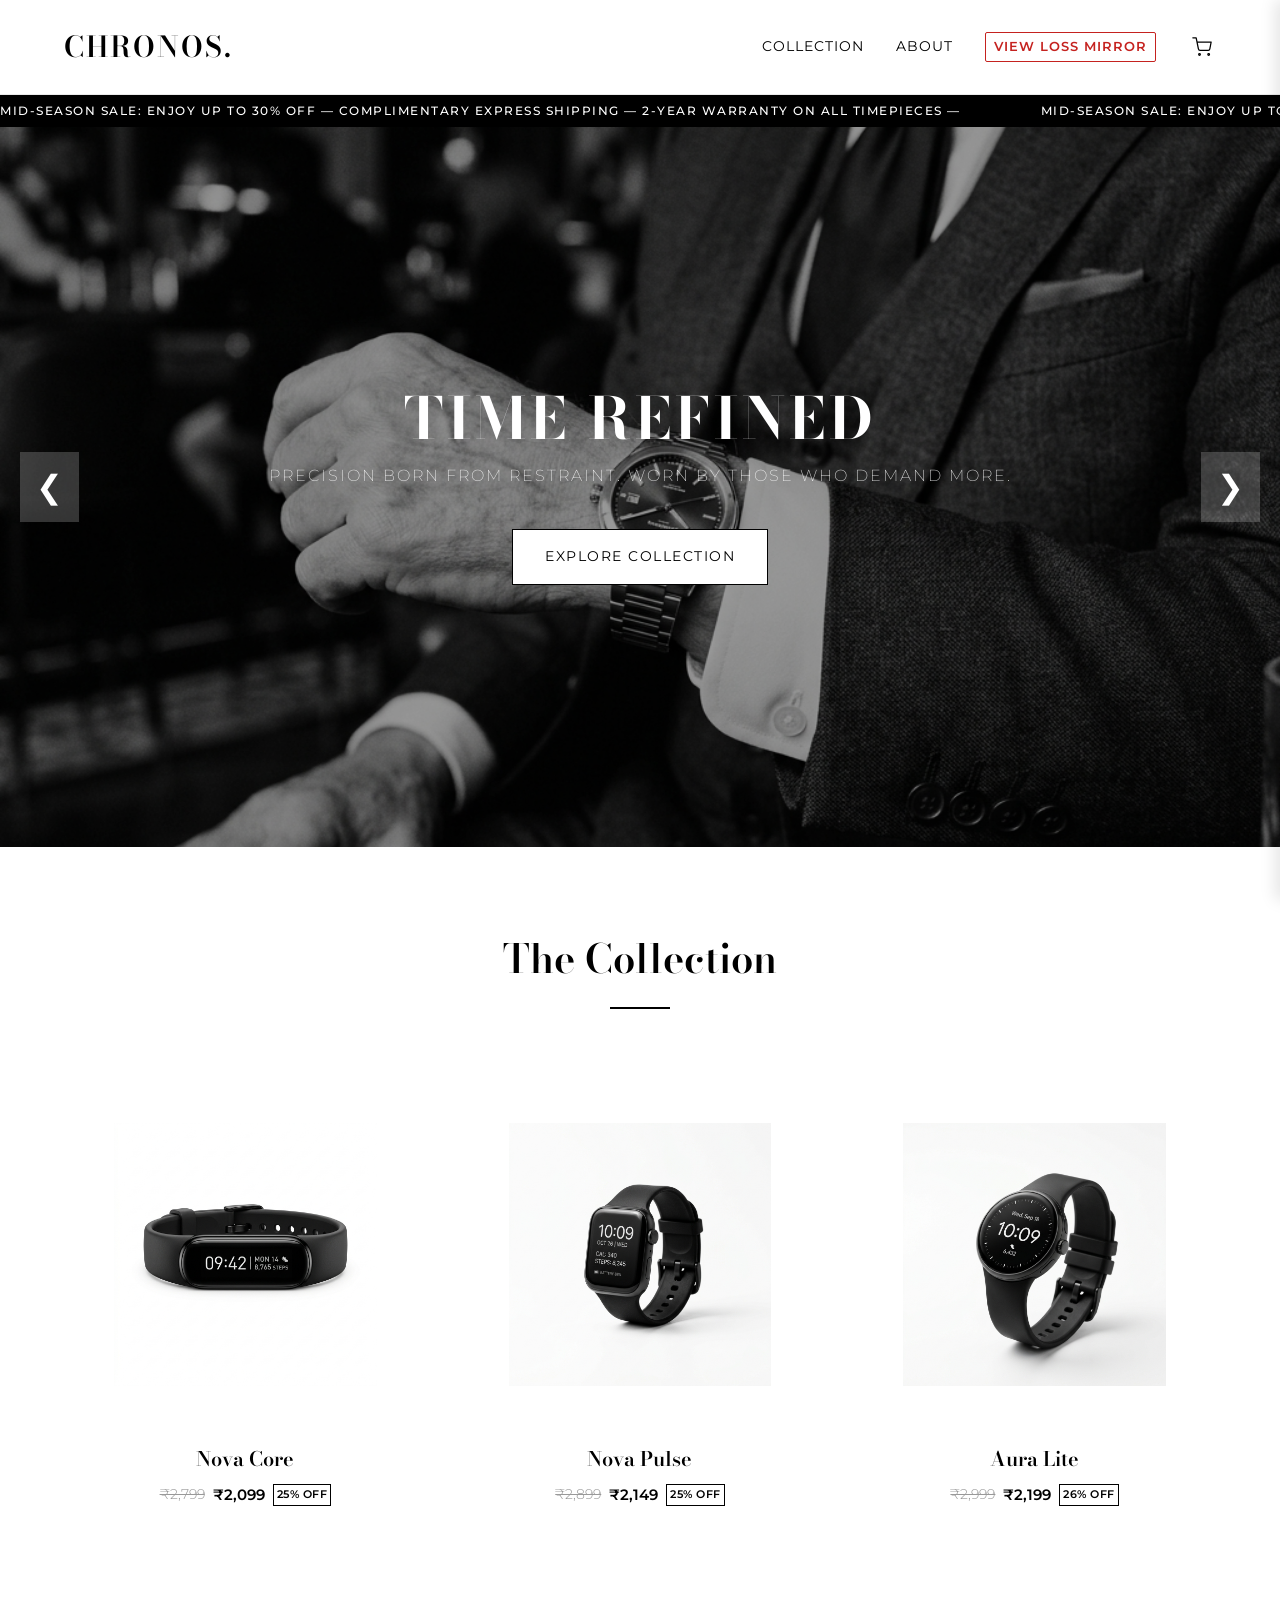
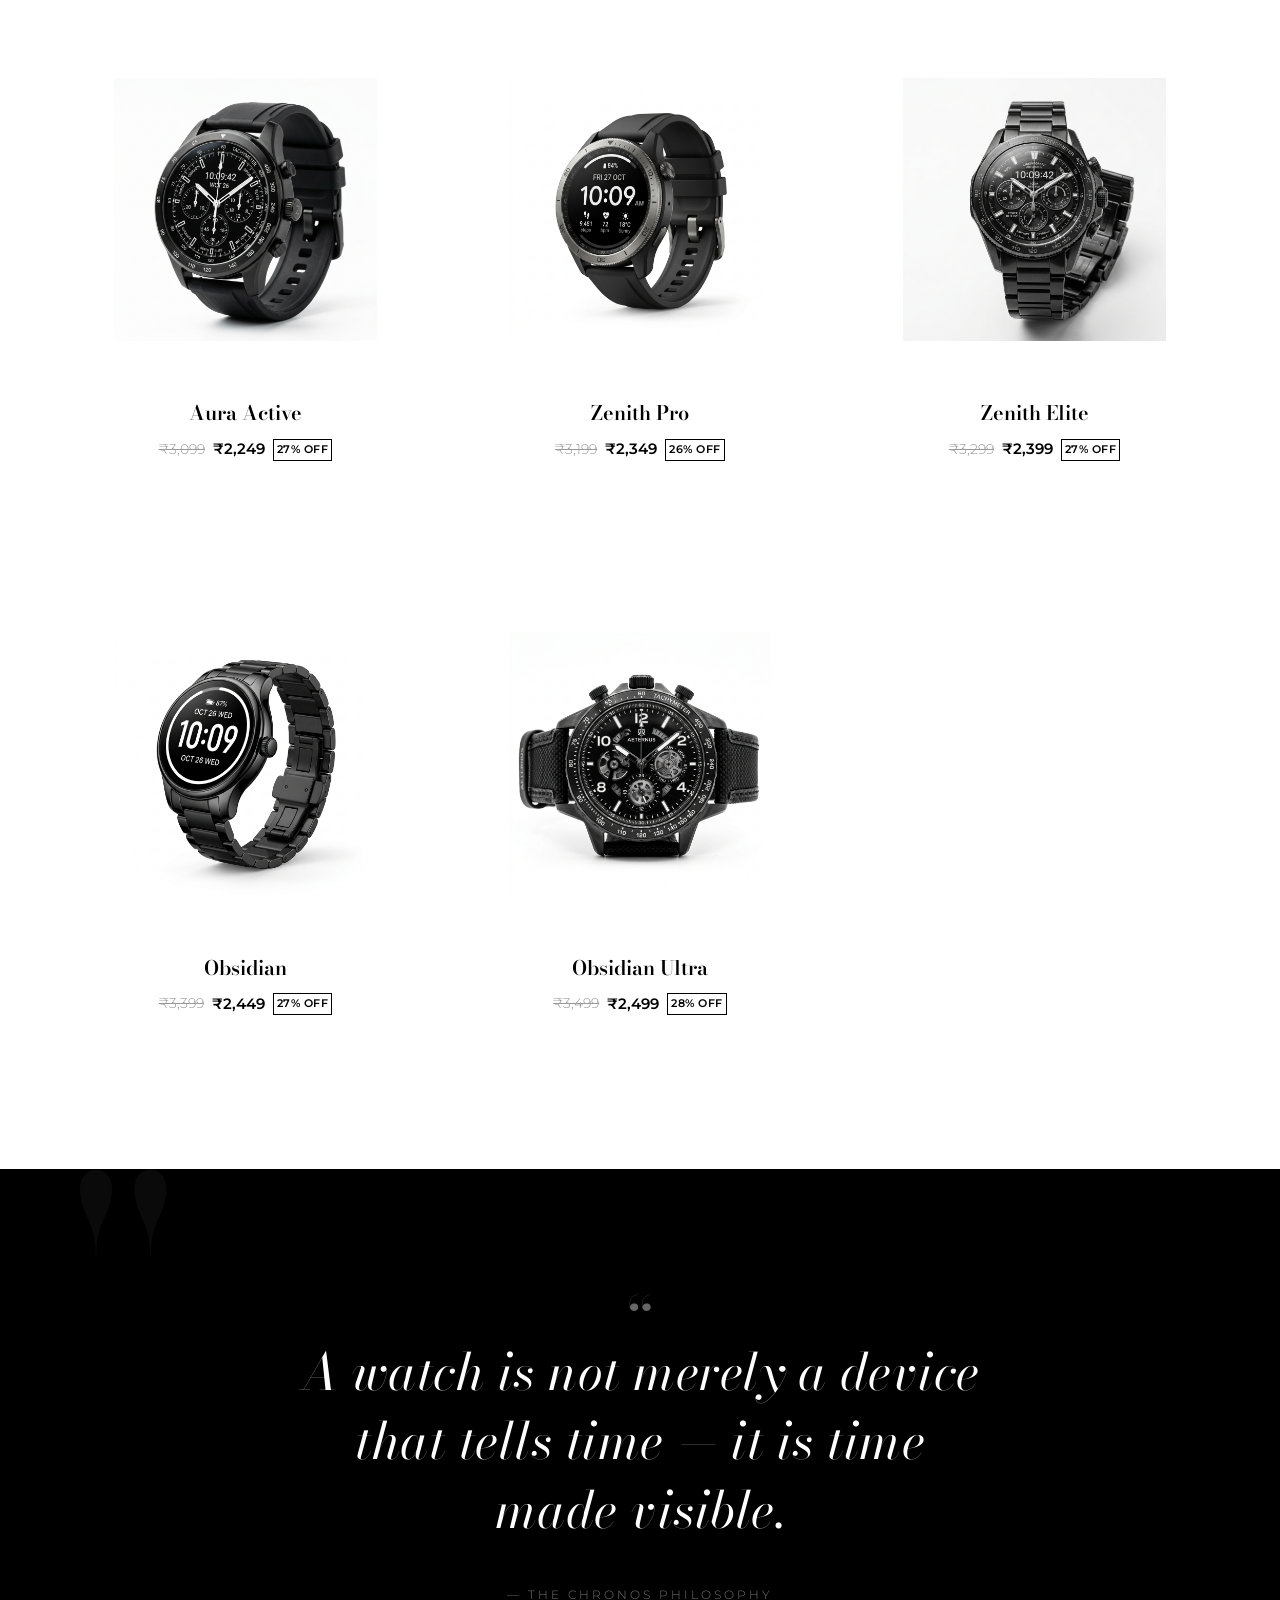
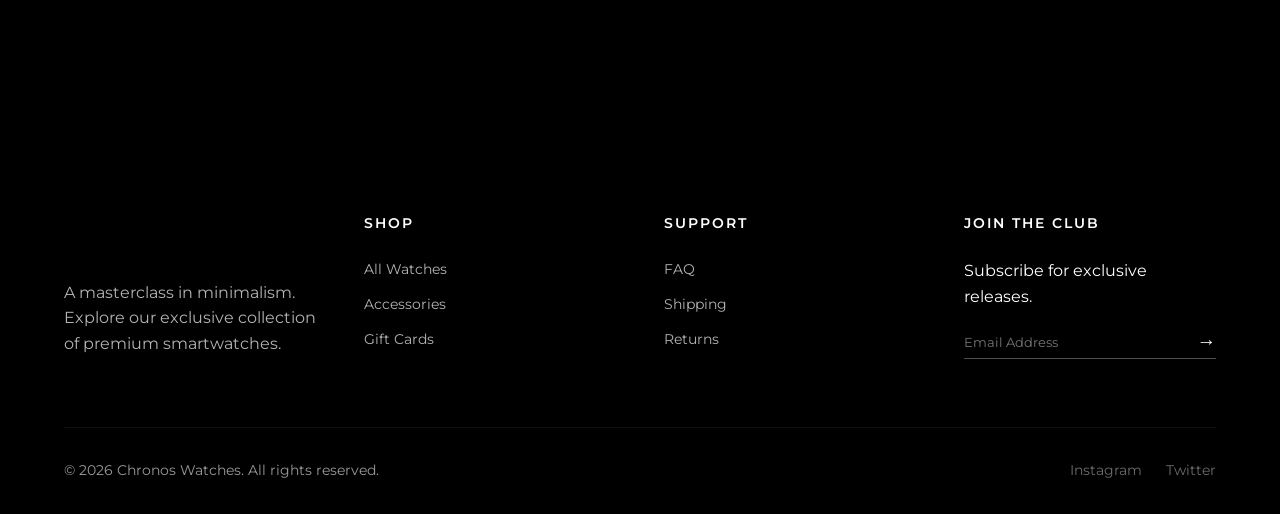
<file: index.html>
<!DOCTYPE html>
<html lang="en">
<head>
    <meta charset="UTF-8">
    <meta name="viewport" content="width=device-width, initial-scale=1.0">
    <title>CHRONOS | Minimalist Smartwatches</title>
    <meta name="description" content="Discover CHRONOS, a collection of premium, minimalistic smartwatches featuring luxury aesthetics and cutting-edge technology.">
    <link rel="preconnect" href="https://fonts.googleapis.com">
    <link rel="preconnect" href="https://fonts.gstatic.com" crossorigin>
    <link rel="preload" as="style" href="https://fonts.googleapis.com/css2?family=Bodoni+Moda:ital,opsz,wght@0,6..96,400..900;1,6..96,400..900&family=Montserrat:ital,wght@0,100..900;1,100..900&display=swap">
    <link rel="stylesheet" href="https://fonts.googleapis.com/css2?family=Bodoni+Moda:ital,opsz,wght@0,6..96,400..900;1,6..96,400..900&family=Montserrat:ital,wght@0,100..900;1,100..900&display=swap" media="print" onload="this.media='all'">
    <noscript><link rel="stylesheet" href="https://fonts.googleapis.com/css2?family=Bodoni+Moda:ital,opsz,wght@0,6..96,400..900;1,6..96,400..900&family=Montserrat:ital,wght@0,100..900;1,100..900&display=swap"></noscript>
    <link rel="stylesheet" href="styles.css">
</head>
<body>
    <header class="header product-header">
        <div class="header-left">
            <a href="index.html" class="logo">CHRONOS.</a>
        </div>
        <nav class="nav">
            <a href="#collection">Collection</a>
            <a href="#about">About</a>
            <a href="loss/index.html" target="_blank" style="color: #c5221f; font-weight: 600; text-transform: uppercase; font-size: 0.8rem; letter-spacing: 1px; border: 1px solid #c5221f; padding: 4px 8px; border-radius: 2px;">View Loss Mirror</a>
            <a href="#" class="cart-btn" id="cartBtn">
                <div class="cart-icon-wrapper">
                    <svg xmlns="http://www.w3.org/2000/svg" width="20" height="20" viewBox="0 0 24 24" fill="none" stroke="currentColor" stroke-width="1.5" stroke-linecap="round" stroke-linejoin="round">
                        <circle cx="9" cy="21" r="1"></circle>
                        <circle cx="20" cy="21" r="1"></circle>
                        <path d="M1 1h4l2.68 13.39a2 2 0 0 0 2 1.61h9.72a2 2 0 0 0 2-1.61L23 6H6"></path>
                    </svg>
                    <span class="cart-badge" id="cartCountText">0</span>
                </div>
            </a>
        </nav>
    </header>

    <div class="announcement-bar">
        <div class="announcement-track">
            <span>MID-SEASON SALE: ENJOY UP TO 30% OFF — COMPLIMENTARY EXPRESS SHIPPING — 2-YEAR WARRANTY ON ALL TIMEPIECES — </span>
            <span>MID-SEASON SALE: ENJOY UP TO 30% OFF — COMPLIMENTARY EXPRESS SHIPPING — 2-YEAR WARRANTY ON ALL TIMEPIECES — </span>
        </div>
    </div>

    <main>
        <section class="hero-carousel">
            <div class="carousel-container" id="carouselContainer">
                <div class="carousel-slide active" style="background-image: url('assets/hero_1.png');">
                    <div class="hero-content">
                        <h1>Time Refined</h1>
                        <p>Precision born from restraint. Worn by those who demand more.</p>
                        <a href="#collection" class="btn btn-outline" style="background-color: var(--color-white); color: var(--color-black);">Explore Collection</a>
                    </div>
                </div>
                <div class="carousel-slide" style="background-image: url('assets/hero_2.png');">
                    <div class="hero-content">
                        <h1>Pure Elegance</h1>
                        <p>Where silence meets precision. Designed for the discerning few.</p>
                        <a href="#collection" class="btn btn-outline" style="background-color: var(--color-white); color: var(--color-black);">View Range</a>
                    </div>
                </div>
                <div class="carousel-slide" style="background-image: url('assets/hero_3.png');">
                    <div class="hero-content">
                        <h1>Built to Perform</h1>
                        <p>Every second tracked. Every detail uncompromised.</p>
                        <a href="#collection" class="btn btn-outline" style="background-color: var(--color-white); color: var(--color-black);">Discover More</a>
                    </div>
                </div>
            </div>
            <button class="carousel-btn prev-btn" onclick="moveCarousel(-1)">&#10094;</button>
            <button class="carousel-btn next-btn" onclick="moveCarousel(1)">&#10095;</button>
        </section>

        <section id="collection" class="collection">
            <h2 class="section-title">The Collection</h2>
            <div class="product-grid">
                <!-- Product 1 -->
                <div class="product-card" data-id="1">
                    <div class="product-image-wrapper">
                        <img src="assets/nova_core.png" alt="Nova Core Smartwatch">
                    </div>
                    <div class="product-info">
                        <h3>Nova Core</h3>
                        <p class="price-container">
                            <span class="original-price">₹2,799</span>
                            <span class="sale-price">₹2,099</span>
                            <span class="discount-label">25% OFF</span>
                        </p>
                        <a href="product.html?id=nova-core" class="btn btn-view" style="display:inline-block;">View Details</a>
                    </div>
                </div>
                <!-- Product 2 -->
                <div class="product-card" data-id="2">
                    <div class="product-image-wrapper">
                        <img src="assets/nova_pulse.png" alt="Nova Pulse Smartwatch">
                    </div>
                    <div class="product-info">
                        <h3>Nova Pulse</h3>
                        <p class="price-container">
                            <span class="original-price">₹2,899</span>
                            <span class="sale-price">₹2,149</span>
                            <span class="discount-label">25% OFF</span>
                        </p>
                        <a href="product.html?id=nova-pulse" class="btn btn-view" style="display:inline-block;">View Details</a>
                    </div>
                </div>
                <!-- Product 3 -->
                <div class="product-card" data-id="3">
                    <div class="product-image-wrapper">
                        <img src="assets/aura_lite.png" alt="Aura Lite Smartwatch">
                    </div>
                    <div class="product-info">
                        <h3>Aura Lite</h3>
                        <p class="price-container">
                            <span class="original-price">₹2,999</span>
                            <span class="sale-price">₹2,199</span>
                            <span class="discount-label">26% OFF</span>
                        </p>
                        <a href="product.html?id=aura-lite" class="btn btn-view" style="display:inline-block;">View Details</a>
                    </div>
                </div>
                <!-- Product 4 -->
                <div class="product-card" data-id="4">
                    <div class="product-image-wrapper">
                        <img src="assets/aura_active.png" alt="Aura Active Smartwatch">
                    </div>
                    <div class="product-info">
                        <h3>Aura Active</h3>
                        <p class="price-container">
                            <span class="original-price">₹3,099</span>
                            <span class="sale-price">₹2,249</span>
                            <span class="discount-label">27% OFF</span>
                        </p>
                        <a href="product.html?id=aura-active" class="btn btn-view" style="display:inline-block;">View Details</a>
                    </div>
                </div>
                <!-- Product 5 -->
                <div class="product-card" data-id="5">
                    <div class="product-image-wrapper">
                        <img src="assets/zenith_pro.png" alt="Zenith Pro Smartwatch">
                    </div>
                    <div class="product-info">
                        <h3>Zenith Pro</h3>
                        <p class="price-container">
                            <span class="original-price">₹3,199</span>
                            <span class="sale-price">₹2,349</span>
                            <span class="discount-label">26% OFF</span>
                        </p>
                        <a href="product.html?id=zenith-pro" class="btn btn-view" style="display:inline-block;">View Details</a>
                    </div>
                </div>
                <!-- Product 6 -->
                <div class="product-card" data-id="6">
                    <div class="product-image-wrapper">
                        <img src="assets/zenith_elite.png" alt="Zenith Elite Smartwatch">
                    </div>
                    <div class="product-info">
                        <h3>Zenith Elite</h3>
                        <p class="price-container">
                            <span class="original-price">₹3,299</span>
                            <span class="sale-price">₹2,399</span>
                            <span class="discount-label">27% OFF</span>
                        </p>
                        <a href="product.html?id=zenith-elite" class="btn btn-view" style="display:inline-block;">View Details</a>
                    </div>
                </div>
                <!-- Product 7 -->
                <div class="product-card" data-id="7">
                    <div class="product-image-wrapper">
                        <img src="assets/obsidian.png" alt="Obsidian Smartwatch">
                    </div>
                    <div class="product-info">
                        <h3>Obsidian</h3>
                        <p class="price-container">
                            <span class="original-price">₹3,399</span>
                            <span class="sale-price">₹2,449</span>
                            <span class="discount-label">27% OFF</span>
                        </p>
                        <a href="product.html?id=obsidian" class="btn btn-view" style="display:inline-block;">View Details</a>
                    </div>
                </div>
                <!-- Product 8 -->
                <div class="product-card" data-id="8">
                    <div class="product-image-wrapper">
                        <img src="assets/obsidian_ultra.png" alt="Obsidian Ultra Smartwatch">
                    </div>
                    <div class="product-info">
                        <h3>Obsidian Ultra</h3>
                        <p class="price-container">
                            <span class="original-price">₹3,499</span>
                            <span class="sale-price">₹2,499</span>
                            <span class="discount-label">28% OFF</span>
                        </p>
                        <a href="product.html?id=obsidian-ultra" class="btn btn-view" style="display:inline-block;">View Details</a>
                    </div>
                </div>
            </div>
        </section>

        <!-- Editorial Quote Section -->
        <section class="editorial-quote">
            <div class="editorial-quote-inner">
                <span class="quote-mark">&ldquo;</span>
                <blockquote>A watch is not merely a device<br>that tells time &mdash; it is time<br>made visible.</blockquote>
                <p class="quote-author">— The CHRONOS Philosophy</p>
            </div>
        </section>

    </main>

    <footer class="footer-advanced">
        <div class="footer-grid">
            <div class="footer-brand">
                <div class="logo">CHRONOS.</div>
                <p>A masterclass in minimalism. Explore our exclusive collection of premium smartwatches.</p>
            </div>
            <div class="footer-links">
                <h4>Shop</h4>
                <a href="index.html#collection">All Watches</a>
                <a href="#">Accessories</a>
                <a href="#">Gift Cards</a>
            </div>
            <div class="footer-links">
                <h4>Support</h4>
                <a href="#">FAQ</a>
                <a href="#">Shipping</a>
                <a href="#">Returns</a>
            </div>
            <div class="footer-newsletter">
                <h4>Join the Club</h4>
                <p>Subscribe for exclusive releases.</p>
                <form class="newsletter-form">
                    <input type="email" placeholder="Email Address" required>
                    <button type="submit">→</button>
                </form>
            </div>
        </div>
        <div class="footer-bottom">
            <p>&copy; 2026 Chronos Watches. All rights reserved.</p>
            <div class="socials">
                <a href="#">Instagram</a>
                <a href="#">Twitter</a>
            </div>
        </div>
    </footer>

    <script src="script.js"></script>
</body>
</html>
</file>
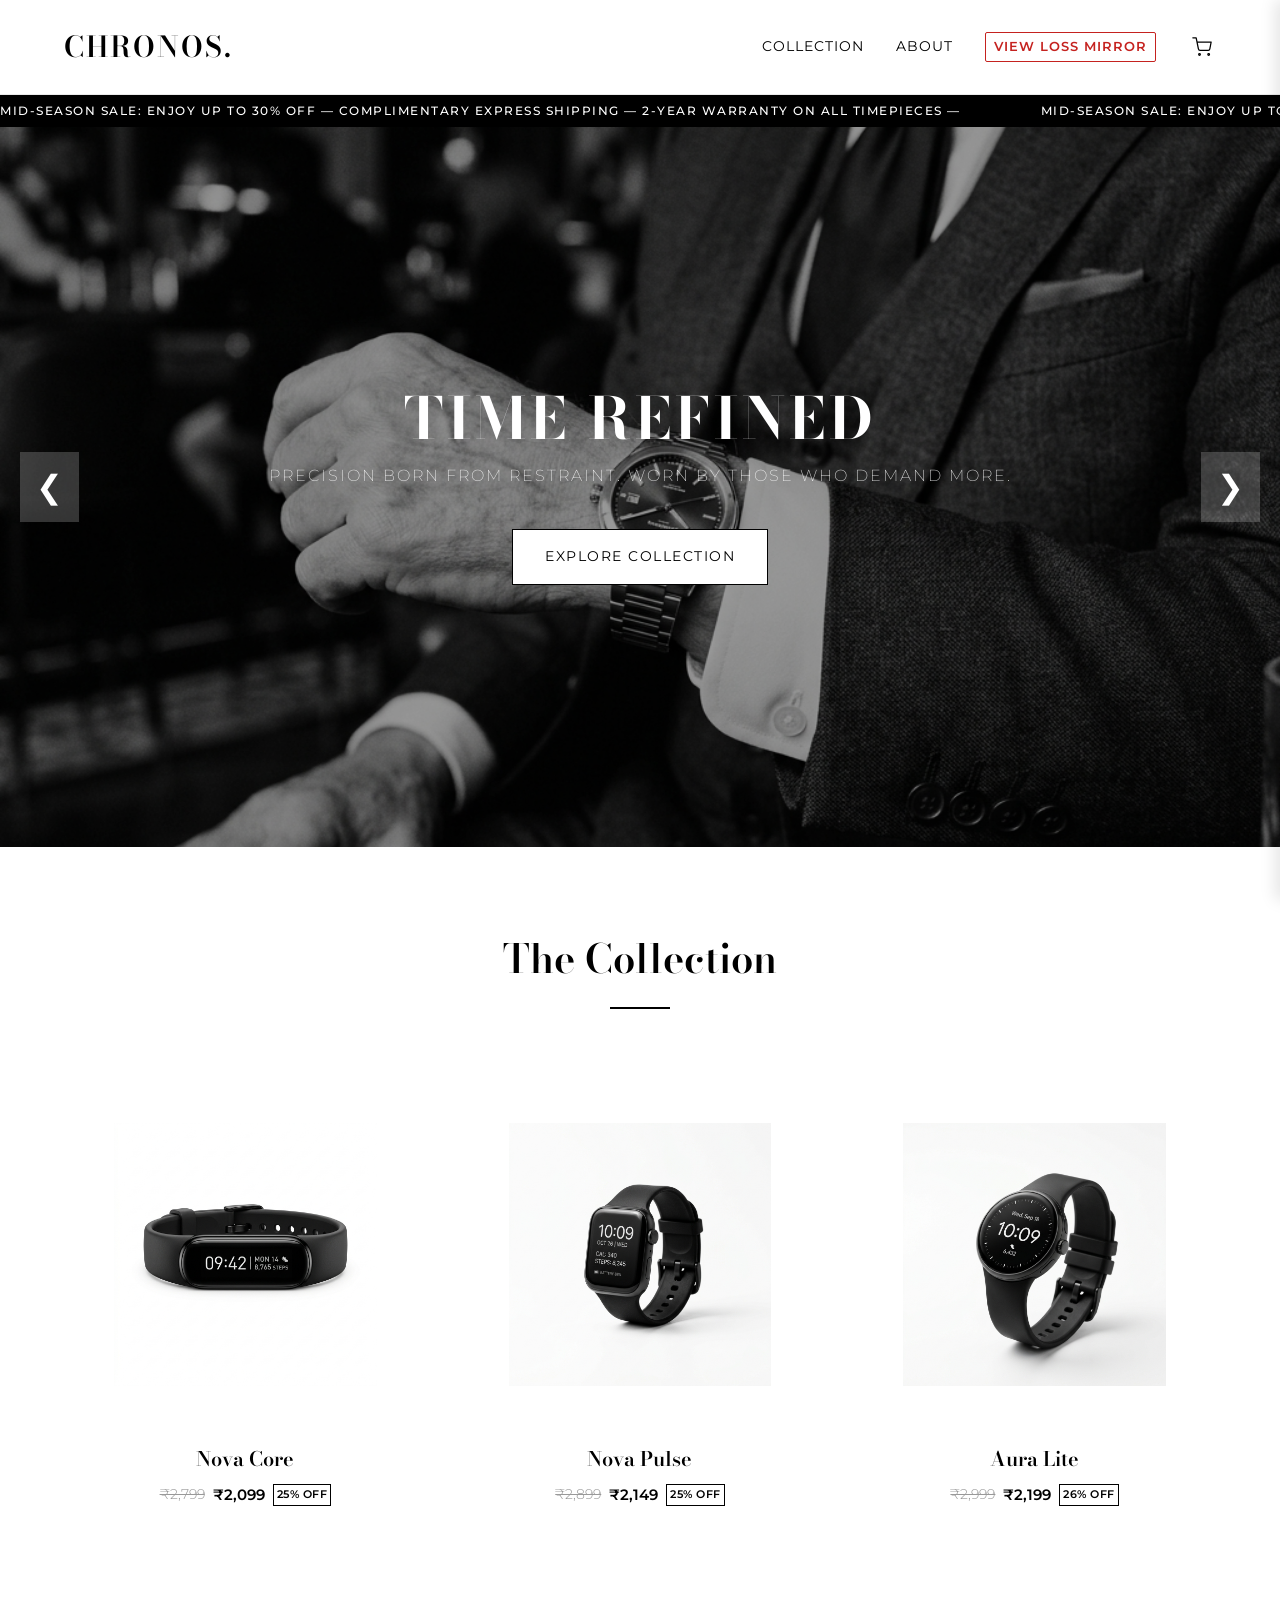
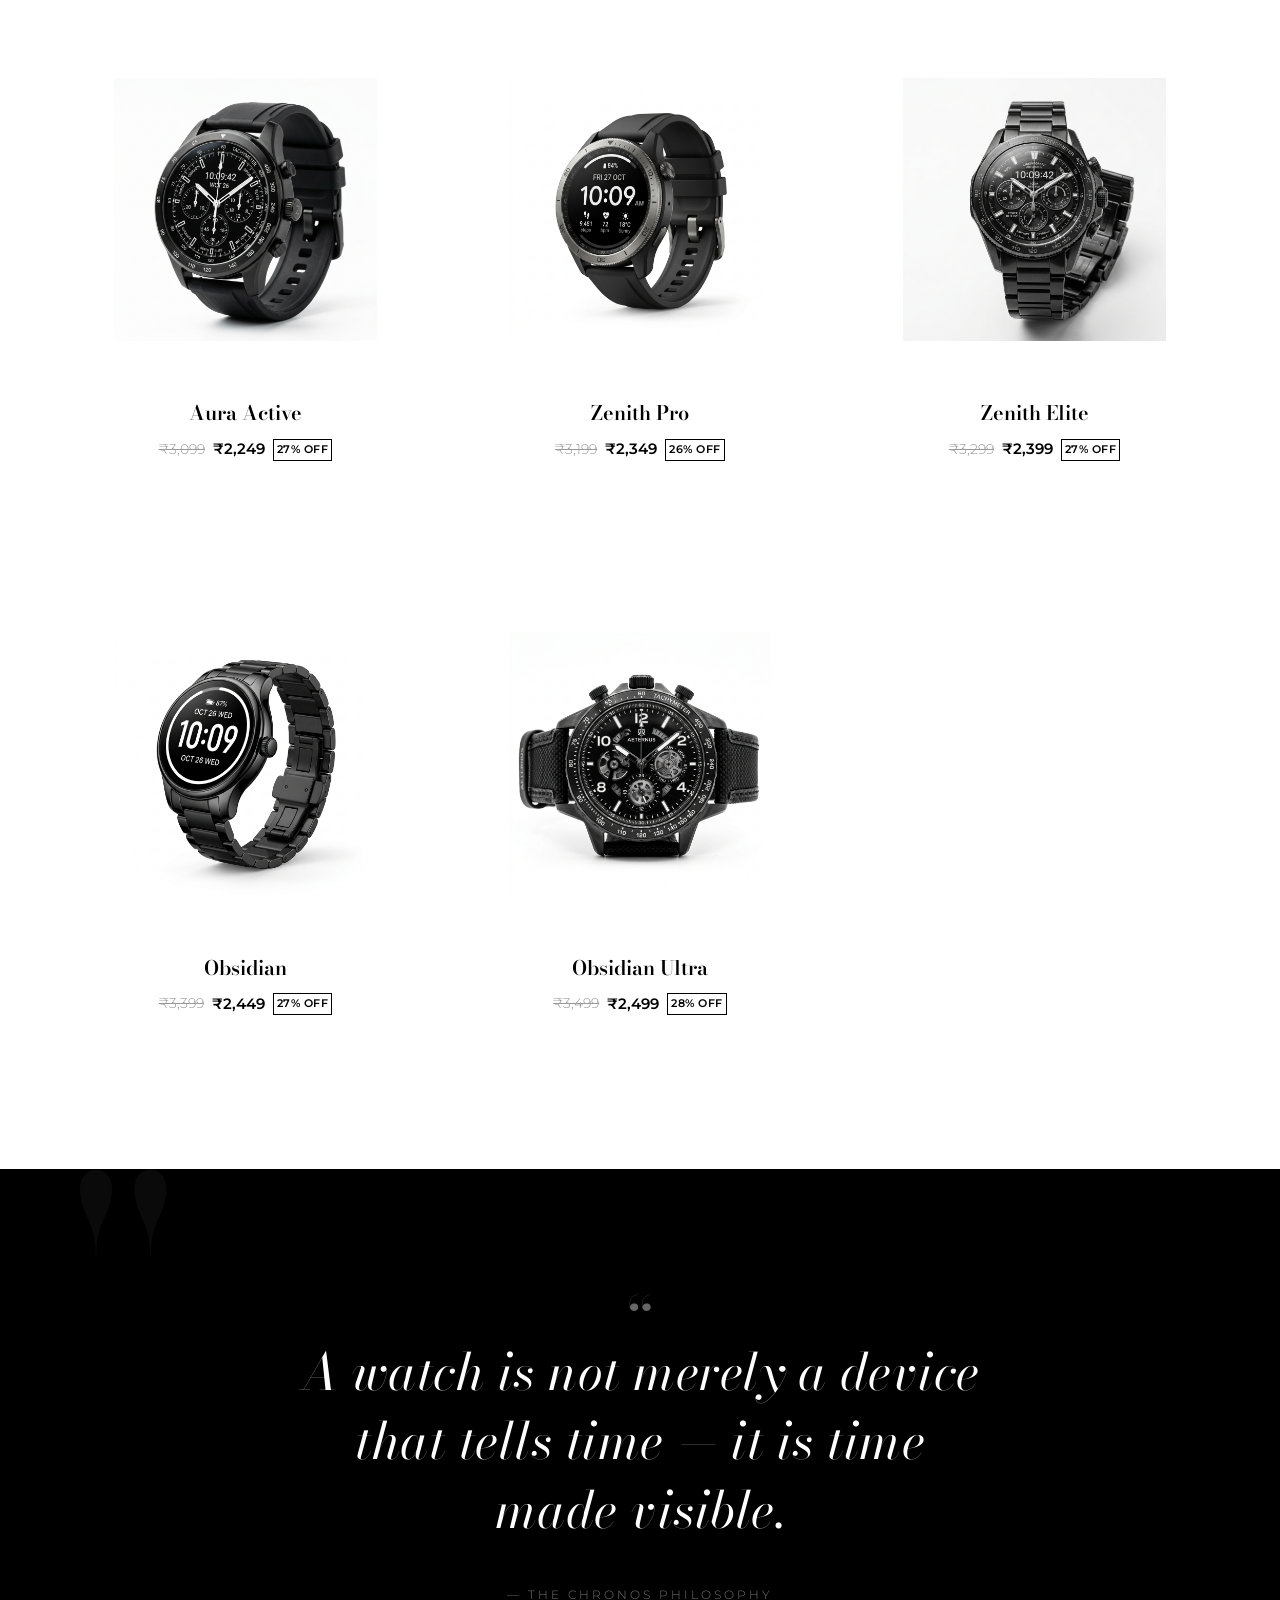
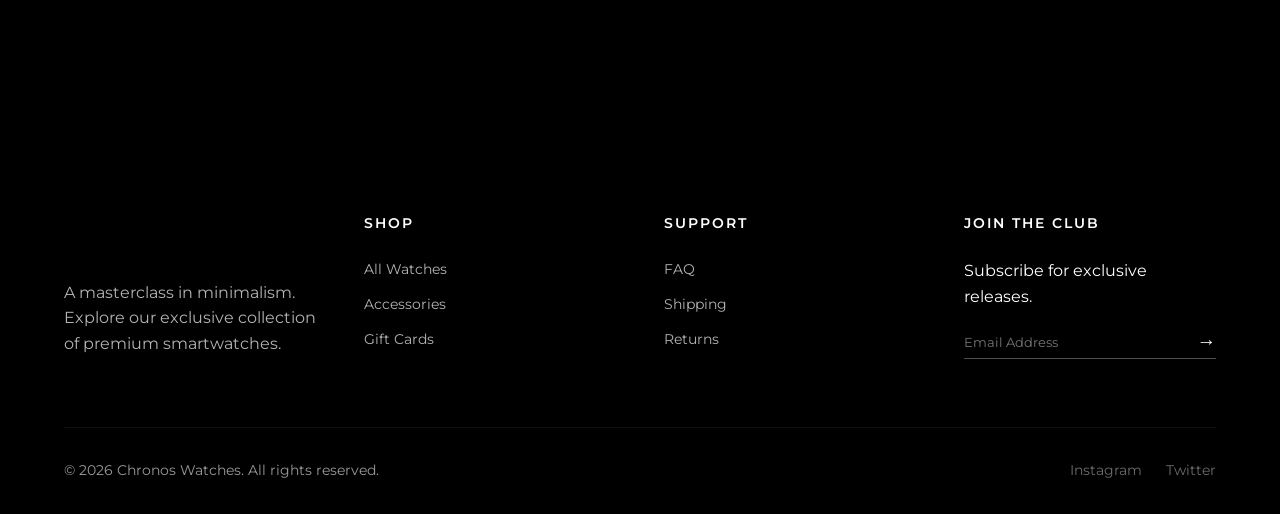
<file: product.html>
<!DOCTYPE html>
<html lang="en">
<head>
    <meta charset="UTF-8">
    <meta name="viewport" content="width=device-width, initial-scale=1.0">
    <title>Product | CHRONOS</title>
    <link rel="preconnect" href="https://fonts.googleapis.com">
    <link rel="preconnect" href="https://fonts.gstatic.com" crossorigin>
    <link rel="preload" as="style" href="https://fonts.googleapis.com/css2?family=Bodoni+Moda:ital,opsz,wght@0,6..96,400..900;1,6..96,400..900&family=Montserrat:ital,wght@0,100..900;1,100..900&display=swap">
    <link rel="stylesheet" href="https://fonts.googleapis.com/css2?family=Bodoni+Moda:ital,opsz,wght@0,6..96,400..900;1,6..96,400..900&family=Montserrat:ital,wght@0,100..900;1,100..900&display=swap" media="print" onload="this.media='all'">
    <noscript><link rel="stylesheet" href="https://fonts.googleapis.com/css2?family=Bodoni+Moda:ital,opsz,wght@0,6..96,400..900;1,6..96,400..900&family=Montserrat:ital,wght@0,100..900;1,100..900&display=swap"></noscript>
    <link rel="stylesheet" href="styles.css">
</head>
<body>
    <header class="header product-header">
        <div class="header-left">
            <a href="index.html" class="logo">CHRONOS.</a>
        </div>
        <nav class="nav">
            <a href="index.html#collection">Collection</a>
            <a href="index.html#about">About</a>
            <a href="#" class="cart-btn" id="cartBtn">
                <div class="cart-icon-wrapper">
                    <svg xmlns="http://www.w3.org/2000/svg" width="20" height="20" viewBox="0 0 24 24" fill="none" stroke="currentColor" stroke-width="1.5" stroke-linecap="round" stroke-linejoin="round">
                        <circle cx="9" cy="21" r="1"></circle>
                        <circle cx="20" cy="21" r="1"></circle>
                        <path d="M1 1h4l2.68 13.39a2 2 0 0 0 2 1.61h9.72a2 2 0 0 0 2-1.61L23 6H6"></path>
                    </svg>
                    <span class="cart-badge" id="cartCountText">0</span>
                </div>
            </a>
        </nav>
    </header>

    <div class="announcement-bar">
        <div class="announcement-track">
            <span>MID-SEASON SALE: ENJOY UP TO 30% OFF — COMPLIMENTARY EXPRESS SHIPPING — 2-YEAR WARRANTY ON ALL TIMEPIECES — </span>
            <span>MID-SEASON SALE: ENJOY UP TO 30% OFF — COMPLIMENTARY EXPRESS SHIPPING — 2-YEAR WARRANTY ON ALL TIMEPIECES — </span>
        </div>
    </div>

    <main class="product-main">
        <section class="product-top-section">
            <!-- Column 1: Vertically Scrolled Images -->
            <div class="product-image-col">
                <div class="vertical-scroll-gallery" id="verticalGallery">
                    <!-- Loaded via JS -->
                </div>
            </div>

            <!-- Column 2: Info -->
            <div class="product-info-col">
                <a href="index.html#collection" class="store-link">CHRONOS STORE</a>
                <h1 id="productTitle">Loading...</h1>
                
                <div class="product-ratings">
                    <span class="stars">★★★★★</span> 
                    <a href="#reviews" class="rating-link">4,120 ratings</a>
                </div>
                
                <div class="separator-line-light"></div>
                
                <div class="product-price-block">
                    <span class="original-price" id="originalPrice">₹0</span>
                    <span id="productPrice" class="price">₹0</span>
                    <span class="discount-badge" id="discountBadge">SAVE 0%</span>
                </div>
                <p class="shipping-returns-notice">FREE SHIPPING & RETURNS</p>
                
                <div class="product-bullets">
                    <ul id="featuresList">
                        <!-- Loaded via JS -->
                    </ul>
                </div>
            </div>

            <!-- Column 3: Buy Area -->
            <div class="product-buy-col">
                <h2 id="buyBoxPrice" class="buybox-price">₹0</h2>
                <div class="buybox-original-row">
                    <span class="original-price-small" id="buyBoxOriginalPrice">₹0</span>
                    <span class="discount-label-small" id="buyBoxDiscountBadge">0% OFF</span>
                </div>
                <p class="delivery-info">FREE standard shipping on all domestic orders. In stock and ready to ship.</p>
                
                <div class="qty-selector">
                    <button class="qty-btn" onclick="changeQty(-1)">-</button>
                    <input type="text" id="qtyInput" value="1" readonly>
                    <button class="qty-btn" onclick="changeQty(1)">+</button>
                </div>
                
                <button class="btn btn-solid btn-add-cart" onclick="addToCart()">Add to Cart</button>
                <button class="btn btn-outline btn-buy-now" onclick="addToCart()">Buy Now</button>
                
                <div class="product-nudges">
                    <p class="nudge-item flash-sale-nudge">🔥 Selling fast — only 3 left in stock</p>
                    <p class="nudge-item cart-nudge">⚡ 5 people have this in their cart</p>
                    <p class="nudge-item shipping-nudge">✈ Free insured express shipping</p>
                </div>

                <div class="purchase-benefits">
                    <p>✓ 2-Year Limited Warranty</p>
                    <p>✓ 14-Day Return Policy</p>
                </div>
            </div>
        </section>

        <div class="separator-line"></div>

        <section class="product-description-section">
            <h2>Product Description</h2>
            <p id="productDescription" class="product-description"></p>
        </section>

        <div class="separator-line"></div>

        <section class="product-manufacturer-section">
            <h2>Explore Every Detail</h2>
            <div class="manufacturer-grid">
                <div class="mfg-card">
                    <img src="assets/detail_strap.png" alt="Feature Detail" id="mfgImg1">
                    <h3>The Design Journey</h3>
                    <p>Experience the depth and complexity of our finest materials. A masterclass in modern horology, blending rare metals with contemporary aesthetics for unmatched elegance.</p>
                </div>
                <div class="mfg-card">
                    <img src="assets/detail_charger.png" alt="Lifestyle" id="mfgImg2">
                    <h3>Technical Profile</h3>
                    <ul id="specsList">
                        <!-- Loaded via JS -->
                    </ul>
                </div>
            </div>
        </section>

        <div class="separator-line"></div>

        <section class="product-reviews-section" id="reviews">
            <h2>Customer Reviews</h2>
            <div class="reviews-split">
                <div class="reviews-left">
                    <div class="global-rating">
                        <span class="big-rating">4.8</span> out of 5
                    </div>
                    <div class="stars-large">★★★★★</div>
                    <p class="total-ratings">4,120 global ratings</p>
                    
                    <div class="histogram">
                        <div class="hist-row"><span>5 star</span><div class="bar-container"><div class="bar" style="width: 89%;"></div></div><span>89%</span></div>
                        <div class="hist-row"><span>4 star</span><div class="bar-container"><div class="bar" style="width: 10%;"></div></div><span>10%</span></div>
                        <div class="hist-row"><span>3 star</span><div class="bar-container"><div class="bar" style="width: 3%;"></div></div><span>3%</span></div>
                        <div class="hist-row"><span>2 star</span><div class="bar-container"><div class="bar" style="width: 0%;"></div></div><span>0%</span></div>
                        <div class="hist-row"><span>1 star</span><div class="bar-container"><div class="bar" style="width: 0%;"></div></div><span>0%</span></div>
                    </div>
                </div>
                <div class="reviews-right">
                    <h3>Top reviews</h3>
                    <div class="product-reviews-list" id="reviewsContent">
                        <!-- Loaded via JS -->
                    </div>
                </div>
            </div>
        </section>

    </main>

    <footer class="footer-advanced">
        <div class="footer-grid">
            <div class="footer-brand">
                <div class="logo">CHRONOS.</div>
                <p>A masterclass in minimalism. Explore our exclusive collection of premium smartwatches.</p>
            </div>
            <div class="footer-links">
                <h4>Shop</h4>
                <a href="index.html#collection">All Watches</a>
                <a href="#">Accessories</a>
                <a href="#">Gift Cards</a>
            </div>
            <div class="footer-links">
                <h4>Support</h4>
                <a href="#">FAQ</a>
                <a href="#">Shipping</a>
                <a href="#">Returns</a>
            </div>
            <div class="footer-newsletter">
                <h4>Join the Club</h4>
                <p>Subscribe for exclusive releases.</p>
                <form class="newsletter-form">
                    <input type="email" placeholder="Email Address" required>
                    <button type="submit">→</button>
                </form>
            </div>
        </div>
        <div class="footer-bottom">
            <p>&copy; 2026 Chronos Watches. All rights reserved.</p>
            <div class="socials">
                <a href="#">Instagram</a>
                <a href="#">Twitter</a>
            </div>
        </div>
    </footer>

    <script src="script.js"></script>
</body>
</html>
</file>
<file: styles.css>
/* Base Styles & Reset */
* {
    margin: 0;
    padding: 0;
    box-sizing: border-box;
}

:root {
    --color-black: #000000;
    --color-white: #ffffff;
    --font-heading: 'Bodoni Moda', serif;
    --font-body: 'Montserrat', sans-serif;
    --transition-smooth: all 0.4s cubic-bezier(0.25, 0.46, 0.45, 0.94);
}

body {
    font-family: var(--font-body);
    background-color: var(--color-white);
    color: var(--color-black);
    line-height: 1.6;
    overflow-x: hidden;
}

h1, h2, h3, h4, .logo {
    font-family: var(--font-heading);
    font-weight: 600;
}

a {
    text-decoration: none;
    color: var(--color-black);
}

/* Header */
.header {
    display: flex;
    justify-content: space-between;
    align-items: center;
    padding: 1.5rem 5%;
    border-bottom: 1px solid #eaeaea;
    position: sticky;
    top: 0;
    background-color: var(--color-white);
    z-index: 100;
}

.logo {
    font-size: 1.8rem;
    letter-spacing: 2px;
    color: var(--color-black);
    font-weight: 600;
}

.nav {
    display: flex;
    gap: 2rem;
    align-items: center;
}

.nav a {
    text-transform: uppercase;
    font-size: 0.85rem;
    letter-spacing: 1px;
    position: relative;
}

.nav a::after {
    content: '';
    position: absolute;
    width: 0;
    height: 1px;
    bottom: -4px;
    left: 0;
    background-color: var(--color-black);
    transition: var(--transition-smooth);
}

.nav a:hover::after {
    width: 100%;
}

.cart-btn {
    background: none;
    border: none;
    cursor: pointer;
    color: var(--color-black);
    display: flex;
    align-items: center;
    justify-content: center;
    position: relative;
    padding: 0.25rem;
    transition: transform 0.2s ease;
}

.cart-btn:hover {
    transform: scale(1.05);
}

.cart-icon-wrapper {
    position: relative;
    display: flex;
    align-items: center;
    justify-content: center;
}

.cart-badge {
    position: absolute;
    top: -8px;
    right: -8px;
    background-color: var(--color-black);
    color: var(--color-white);
    font-family: var(--font-body);
    font-size: 0.6rem;
    font-weight: 700;
    width: 18px;
    height: 18px;
    border-radius: 50%;
    display: flex;
    align-items: center;
    justify-content: center;
    border: 2px solid var(--color-white);
}

/* Hero Section */
.hero {
    height: 80vh;
    display: flex;
    justify-content: center;
    align-items: center;
    text-align: center;
    padding: 0 5%;
    background-color: var(--color-white);
}

.hero-content {
    max-width: 800px;
}

.hero h1 {
    font-size: 5rem;
    line-height: 1.1;
    margin-bottom: 1.5rem;
}

.hero p {
    font-size: 1.1rem;
    margin-bottom: 3rem;
    font-weight: 300;
}

/* Buttons */
.btn {
    display: inline-block;
    padding: 1rem 2rem;
    font-family: var(--font-body);
    text-transform: uppercase;
    letter-spacing: 1.5px;
    font-size: 0.85rem;
    cursor: pointer;
    transition: var(--transition-smooth);
    border: 1px solid var(--color-black);
}

.btn-outline {
    background-color: transparent;
    color: var(--color-black);
}

.btn-outline:hover {
    background-color: var(--color-black);
    color: var(--color-white);
}

.btn-solid {
    background-color: var(--color-black);
    color: var(--color-white);
    width: 100%;
    margin-top: 1rem;
}

.btn-solid:hover {
    background-color: var(--color-white);
    color: var(--color-black);
}

.btn-view {
    background-color: transparent;
    color: var(--color-black);
    padding: 0.5rem 1rem;
    margin-top: 1rem;
    width: 100%;
    opacity: 0;
    transform: translateY(10px);
}

/* Collection Section */
.collection {
    padding: 5rem 5%;
    background-color: var(--color-white);
}

.section-title {
    font-size: 2.5rem;
    text-align: center;
    margin-bottom: 4rem;
    position: relative;
}

.section-title::after {
    content: '';
    display: block;
    width: 60px;
    height: 2px;
    background-color: var(--color-black);
    margin: 1rem auto 0;
}

.product-grid {
    display: grid;
    grid-template-columns: repeat(auto-fill, minmax(280px, 1fr));
    gap: 3rem 2rem;
}

.product-card {
    text-align: center;
    cursor: pointer;
    border: 1px solid transparent;
    padding: 1rem;
    transition: var(--transition-smooth);
}

.product-card:hover {
    border-color: var(--color-black);
}

.product-card:hover .btn-view {
    opacity: 1;
    transform: translateY(0);
}

.product-image-wrapper {
    background-color: var(--color-white);
    aspect-ratio: 1 / 1;
    display: flex;
    justify-content: center;
    align-items: center;
    overflow: hidden;
    margin-bottom: 1.5rem;
    position: relative;
    cursor: pointer;
}

.product-image-wrapper::after {
    content: '';
    position: absolute;
    inset: 0;
    background: rgba(0,0,0,0);
    transition: background 0.35s ease;
    pointer-events: none;
}

.product-card:hover .product-image-wrapper::after {
    background: rgba(0,0,0,0.12);
}

.product-image-wrapper img {
    width: 80%;
    height: auto;
    object-fit: contain;
    transition: var(--transition-smooth);
}

.product-card:hover .product-image-wrapper img {
    transform: scale(1.05);
}

.product-info h3 {
    font-size: 1.25rem;
    margin-bottom: 0.5rem;
}

.price {
    font-family: var(--font-body);
    font-weight: 500;
    font-size: 1rem;
}

/* Modal */
.modal {
    display: none;
    position: fixed;
    top: 0;
    left: 0;
    width: 100%;
    height: 100%;
    background-color: rgba(0, 0, 0, 0.8);
    z-index: 1000;
    justify-content: center;
    align-items: center;
    backdrop-filter: blur(5px);
}

.modal.active {
    display: flex;
}

.modal-content {
    background-color: var(--color-white);
    width: 90%;
    max-width: 900px;
    display: flex;
    flex-direction: row;
    position: relative;
    box-shadow: 0 20px 40px rgba(0,0,0,0.2);
    animation: slideUp 0.4s ease-out;
}

@keyframes slideUp {
    from { opacity: 0; transform: translateY(20px); }
    to { opacity: 1; transform: translateY(0); }
}

.close-btn {
    position: absolute;
    top: 1rem;
    right: 1.5rem;
    font-size: 2rem;
    cursor: pointer;
    line-height: 1;
    transition: color 0.3s;
}

.close-btn:hover {
    color: #666;
}

.modal-image {
    flex: 1;
    padding: 2rem;
    display: flex;
    justify-content: center;
    align-items: center;
    background-color: #f9f9f9;
}

.modal-image img {
    max-width: 100%;
    height: auto;
}

.modal-details {
    flex: 1;
    padding: 3rem;
    display: flex;
    flex-direction: column;
    justify-content: center;
}

.modal-details h2 {
    font-size: 2.5rem;
    margin-bottom: 0.5rem;
}

.modal-price {
    font-size: 1.25rem;
    font-weight: 600;
    margin-bottom: 2rem;
}

.modal-features {
    margin-bottom: 2rem;
}

.modal-features h4 {
    margin-bottom: 1rem;
    font-family: var(--font-body);
    text-transform: uppercase;
    font-size: 0.85rem;
    letter-spacing: 1px;
}

.modal-features ul {
    list-style-position: inside;
    list-style-type: square;
    font-weight: 300;
}

.modal-features li {
    margin-bottom: 0.5rem;
}

/* Advanced Footer */
.footer-advanced {
    background-color: var(--color-black);
    color: var(--color-white);
    padding: 5rem 5% 2rem;
}

.footer-advanced a {
    color: var(--color-white);
    opacity: 0.7;
    transition: var(--transition-smooth);
}

.footer-advanced a:hover {
    opacity: 1;
}

.footer-grid {
    display: grid;
    grid-template-columns: repeat(auto-fit, minmax(200px, 1fr));
    gap: 3rem;
    margin-bottom: 4rem;
}

.footer-brand .logo {
    margin-bottom: 1rem;
    font-size: 2rem;
}

.footer-brand p {
    opacity: 0.7;
    max-width: 300px;
}

.footer-links h4, .footer-newsletter h4 {
    font-family: var(--font-body);
    text-transform: uppercase;
    letter-spacing: 2px;
    font-size: 0.85rem;
    margin-bottom: 1.5rem;
}

.footer-links a {
    display: block;
    margin-bottom: 0.75rem;
    font-size: 0.9rem;
}

.newsletter-form {
    display: flex;
    border-bottom: 1px solid rgba(255,255,255,0.3);
    margin-top: 1rem;
}

.newsletter-form input {
    background: none;
    border: none;
    color: var(--color-white);
    padding: 0.5rem 0;
    width: 100%;
    font-family: var(--font-body);
}

.newsletter-form input:focus {
    outline: none;
}

.newsletter-form button {
    background: none;
    border: none;
    color: var(--color-white);
    font-size: 1.2rem;
    cursor: pointer;
}

.footer-bottom {
    display: flex;
    justify-content: space-between;
    flex-wrap: wrap;
    gap: 1rem;
    border-top: 1px solid rgba(255,255,255,0.1);
    padding-top: 2rem;
    font-size: 0.85rem;
    opacity: 0.6;
}

.footer-bottom .socials {
    display: flex;
    gap: 1.5rem;
}

/* Carousel */
.hero-carousel {
    position: relative;
    height: 80vh;
    overflow: hidden;
}

.carousel-container {
    display: flex;
    height: 100%;
    transition: transform 0.5s ease-in-out;
}

.carousel-slide {
    min-width: 100%;
    height: 100%;
    background-size: cover;
    background-position: center;
    display: flex;
    justify-content: center;
    align-items: center;
    text-align: center;
    position: relative;
}

.carousel-slide::before {
    content: '';
    position: absolute;
    top: 0; left: 0; width: 100%; height: 100%;
    background: rgba(0,0,0,0.4);
}

.carousel-slide .hero-content {
    position: relative;
    z-index: 2;
    color: var(--color-white);
}

.carousel-slide h1 {
    font-size: 3.6rem;
    font-weight: 700;
    margin-bottom: 1rem;
    text-transform: uppercase;
    letter-spacing: 4px;
    line-height: 1;
}

.carousel-slide p {
    font-family: var(--font-body);
    font-size: 1rem;
    margin-bottom: 2.5rem;
    font-weight: 200;
    letter-spacing: 2px;
    text-transform: uppercase;
    opacity: 0.85;
}

.carousel-btn {
    position: absolute;
    top: 50%;
    transform: translateY(-50%);
    background: rgba(255,255,255,0.2);
    border: none;
    color: var(--color-white);
    font-size: 2rem;
    padding: 1rem;
    cursor: pointer;
    transition: var(--transition-smooth);
    z-index: 10;
}

.carousel-btn:hover {
    background: rgba(255,255,255,0.5);
    color: var(--color-black);
}

.prev-btn { left: 20px; }
.next-btn { right: 20px; }

/* --- CUSTOM LUXURY PRODUCT PAGE STYLES --- */

/* Announcement Marquee Bar */
.announcement-bar {
    background-color: var(--color-black);
    color: var(--color-white);
    height: 32px;
    display: flex;
    align-items: center;
    overflow: hidden;
    position: relative;
    width: 100%;
    font-family: var(--font-body);
    font-size: 0.72rem;
    font-weight: 500;
    letter-spacing: 1.5px;
}

.announcement-track {
    display: flex;
    width: max-content;
    animation: scroll-left 30s linear infinite;
    white-space: nowrap;
}

.announcement-track span {
    padding-right: 5rem;
    display: inline-block;
}

@keyframes scroll-left {
    0% { transform: translateX(0); }
    100% { transform: translateX(-50%); }
}



/* Product Main Container */
.product-main {
    max-width: 1400px;
    margin: 0 auto;
    padding: 4rem 5% 4rem 0; /* No left padding on main to allow image to hit extreme left */
    background-color: var(--color-white);
}

/* 3-Column Top Section */
.product-top-section {
    display: grid;
    grid-template-columns: 1.5fr 1fr 0.9fr;
    gap: 4rem;
    align-items: flex-start;
}

/* Column 1: Vertically Scrolled Gallery on Left */
.product-image-col {
    display: flex;
    flex-direction: column;
    gap: 2rem;
    position: static; /* Scrolls naturally */
    margin-left: 0;
}

.vertical-scroll-gallery {
    display: flex;
    flex-direction: column;
    gap: 2rem;
    width: 100%;
}

.vertical-scroll-gallery img {
    width: 100%;
    aspect-ratio: 1.05 / 1;
    object-fit: contain;
    background-color: #f7f7f7; /* High-end light grey background frame */
    padding: 3rem;
    transition: transform 0.4s cubic-bezier(0.25, 0.46, 0.45, 0.94);
    border: none;
}

.vertical-scroll-gallery img:hover {
    transform: scale(1.02);
}

/* Column 2: Sticky Info Col */
.product-info-col {
    display: flex;
    flex-direction: column;
    padding-right: 1.5rem;
    position: sticky;
    top: 130px; /* Sticks below header and announcement bar */
}

.store-link {
    font-family: var(--font-body);
    font-size: 0.72rem;
    font-weight: 600;
    color: #888;
    letter-spacing: 2px;
    text-transform: uppercase;
    margin-bottom: 0.75rem;
    text-decoration: none;
    transition: color 0.3s;
}

.store-link:hover {
    color: var(--color-black);
}

.product-info-col h1 {
    font-family: var(--font-heading);
    font-size: 3.8rem;
    font-weight: 300;
    line-height: 1.1;
    color: var(--color-black);
    margin-bottom: 1.5rem;
}

.product-ratings {
    display: flex;
    align-items: center;
    gap: 0.75rem;
    margin-bottom: 1.5rem;
}

.product-ratings .stars {
    color: var(--color-black);
    font-size: 1.1rem;
    letter-spacing: 1px;
}

.rating-link {
    font-family: var(--font-body);
    font-size: 0.8rem;
    color: #666;
    text-decoration: underline;
    transition: color 0.3s;
}

.rating-link:hover {
    color: var(--color-black);
}

.separator-line-light {
    border-bottom: 1px solid #eaeaea;
    margin: 2rem 0;
}

/* Price presentation */
.product-price-block {
    display: flex;
    align-items: center;
    gap: 1rem;
    margin-bottom: 0.5rem;
}

.original-price {
    font-family: var(--font-body);
    font-size: 1.3rem;
    color: #888;
    text-decoration: line-through;
    font-weight: 300;
}

.product-info-col .price {
    font-family: var(--font-body);
    font-size: 2.4rem;
    font-weight: 400;
    color: var(--color-black);
}

.discount-badge {
    background-color: var(--color-black);
    color: var(--color-white);
    font-family: var(--font-body);
    font-size: 0.72rem;
    font-weight: 600;
    padding: 3px 8px;
    letter-spacing: 1px;
}

.shipping-returns-notice {
    font-family: var(--font-body);
    font-size: 0.75rem;
    font-weight: 600;
    color: #666;
    letter-spacing: 1.5px;
    margin-bottom: 2.5rem;
    text-transform: uppercase;
}

.product-bullets ul {
    list-style-type: none;
    padding: 0;
    margin: 0;
}

.product-bullets li {
    font-family: var(--font-body);
    font-size: 0.95rem;
    font-weight: 300;
    line-height: 1.8;
    color: #333;
    margin-bottom: 0.75rem;
    position: relative;
    padding-left: 1.5rem;
}

.product-bullets li::before {
    content: "—";
    position: absolute;
    left: 0;
    color: var(--color-black);
}

/* Column 3: Sticky Buy Area */
.product-buy-col {
    background-color: #ffffff;
    padding: 0;
    border: none;
    display: flex;
    flex-direction: column;
    position: sticky;
    top: 130px; /* Sticks below header and announcement bar */
}

.buybox-price {
    font-family: var(--font-body);
    font-size: 2.4rem;
    font-weight: 400;
    margin-bottom: 0.2rem;
}

.buybox-original-row {
    display: flex;
    align-items: center;
    gap: 0.75rem;
    margin-bottom: 1.5rem;
}

.original-price-small {
    font-family: var(--font-body);
    color: #888;
    text-decoration: line-through;
    font-size: 1rem;
    font-weight: 300;
}

.discount-label-small {
    font-family: var(--font-body);
    font-size: 0.72rem;
    font-weight: 600;
    border: 1px solid var(--color-black);
    padding: 1px 5px;
    letter-spacing: 0.5px;
}

.delivery-info {
    font-family: var(--font-body);
    font-size: 0.85rem;
    font-weight: 300;
    color: #555;
    line-height: 1.6;
    margin-bottom: 2rem;
}

/* Custom quantity selector */
.qty-selector {
    display: flex;
    align-items: center;
    border: 1px solid var(--color-black);
    width: fit-content;
    margin-bottom: 1.5rem;
    height: 48px;
}

.qty-btn {
    background: none;
    border: none;
    width: 40px;
    height: 100%;
    cursor: pointer;
    font-size: 1.1rem;
    font-family: var(--font-body);
    font-weight: 300;
    transition: background 0.3s;
}

.qty-btn:hover {
    background-color: #f5f5f5;
}

#qtyInput {
    border: none;
    border-left: 1px solid #eaeaea;
    border-right: 1px solid #eaeaea;
    width: 50px;
    height: 100%;
    text-align: center;
    font-family: var(--font-body);
    font-size: 0.95rem;
    font-weight: 400;
}

#qtyInput:focus {
    outline: none;
}

/* Rectangular luxury buttons */
.btn-add-cart {
    background-color: var(--color-black);
    color: var(--color-white);
    border: 1px solid var(--color-black);
    padding: 1.2rem 2rem;
    font-size: 0.85rem;
    font-weight: 500;
    letter-spacing: 2px;
    text-transform: uppercase;
    cursor: pointer;
    transition: var(--transition-smooth);
    border-radius: 0;
    margin-top: 0;
    margin-bottom: 0.75rem;
    width: 100%;
    height: 52px;
    display: flex;
    justify-content: center;
    align-items: center;
}

.btn-add-cart:hover {
    background-color: var(--color-white);
    color: var(--color-black);
}

.btn-buy-now {
    background-color: var(--color-white);
    color: var(--color-black);
    border: 1px solid var(--color-black);
    padding: 1.2rem 2rem;
    font-size: 0.85rem;
    font-weight: 500;
    letter-spacing: 2px;
    text-transform: uppercase;
    cursor: pointer;
    transition: var(--transition-smooth);
    border-radius: 0;
    margin-top: 0;
    width: 100%;
    height: 52px;
    display: flex;
    justify-content: center;
    align-items: center;
}

.btn-buy-now:hover {
    background-color: var(--color-black);
    color: var(--color-white);
}

/* Purchase Nudges */
.product-nudges {
    margin-top: 1.5rem;
    padding: 1.2rem;
    background-color: #fafafa;
    border: 1px solid #eaeaea;
    display: flex;
    flex-direction: column;
    gap: 0.6rem;
}

.nudge-item {
    font-family: var(--font-body);
    font-size: 0.78rem;
    font-weight: 400;
    color: #444;
    display: flex;
    align-items: center;
    gap: 0.4rem;
}

.flash-sale-nudge {
    font-weight: 500;
    color: var(--color-black);
}

.purchase-benefits {
    margin-top: 1.5rem;
    display: flex;
    flex-direction: column;
    gap: 0.5rem;
}

.purchase-benefits p {
    font-family: var(--font-body);
    font-size: 0.8rem;
    color: #666;
    font-weight: 400;
}

/* Grid crossed out prices styling */
.price-container {
    display: flex;
    justify-content: center;
    align-items: center;
    gap: 0.5rem;
    margin-top: 0.5rem;
}

.price-container .original-price {
    font-size: 0.85rem;
    color: #999;
    text-decoration: line-through;
}

.price-container .sale-price {
    font-family: var(--font-body);
    font-size: 0.95rem;
    font-weight: 600;
    color: var(--color-black);
}

.price-container .discount-label {
    font-family: var(--font-body);
    font-size: 0.7rem;
    font-weight: 600;
    border: 1px solid var(--color-black);
    padding: 1px 3px;
    letter-spacing: 0.5px;
}

/* Separation lines */
.separator-line {
    border-bottom: 1px solid #eaeaea;
    margin: 5rem 0;
}

/* Sections */
.product-description-section,
.product-manufacturer-section,
.product-reviews-section {
    padding: 0;
}

.product-description-section h2,
.product-manufacturer-section h2,
.product-reviews-section h2 {
    font-family: var(--font-heading);
    font-size: 2.2rem;
    font-weight: 400;
    text-align: center;
    margin-bottom: 3rem;
    letter-spacing: 1px;
}

.product-description {
    font-family: var(--font-body);
    font-size: 1.1rem;
    font-weight: 300;
    line-height: 1.8;
    color: #333;
    max-width: 900px;
    margin: 0 auto;
    text-align: center;
}

/* Manufacturer Section */
.manufacturer-grid {
    display: grid;
    grid-template-columns: 1fr 1fr;
    gap: 4rem;
}

.mfg-card {
    display: flex;
    flex-direction: column;
}

.mfg-card img {
    width: 100%;
    height: 480px;
    object-fit: cover;
    margin-bottom: 2rem;
    border: none;
}

.mfg-card h3 {
    font-family: var(--font-heading);
    font-size: 1.8rem;
    font-weight: 400;
    margin-bottom: 1rem;
}

.mfg-card p {
    font-family: var(--font-body);
    font-size: 0.95rem;
    font-weight: 300;
    line-height: 1.7;
    color: #444;
}

.mfg-card ul {
    list-style-type: none;
    padding: 0;
}

.mfg-card li {
    font-family: var(--font-body);
    font-size: 0.95rem;
    font-weight: 300;
    line-height: 1.7;
    color: #444;
    margin-bottom: 0.5rem;
    position: relative;
    padding-left: 1.2rem;
}

.mfg-card li::before {
    content: "·";
    position: absolute;
    left: 0;
    font-weight: bold;
}

/* Reviews Split */
.reviews-split {
    display: flex;
    gap: 5rem;
}

.reviews-left {
    width: 320px;
    flex-shrink: 0;
}

.global-rating {
    display: flex;
    align-items: baseline;
    gap: 0.5rem;
    font-family: var(--font-body);
    font-size: 1.1rem;
    color: #666;
    font-weight: 300;
}

.big-rating {
    font-family: var(--font-body);
    font-size: 3rem;
    color: var(--color-black);
    font-weight: 400;
}

.stars-large {
    color: var(--color-black);
    font-size: 1.4rem;
    margin: 0.5rem 0 1rem 0;
    letter-spacing: 1px;
}

.total-ratings {
    font-family: var(--font-body);
    font-size: 0.85rem;
    color: #666;
    margin-bottom: 2rem;
}

.histogram {
    display: flex;
    flex-direction: column;
    gap: 0.75rem;
}

.hist-row {
    display: flex;
    align-items: center;
    gap: 1rem;
    font-family: var(--font-body);
    font-size: 0.85rem;
    color: #555;
}

.hist-row span:first-child {
    width: 50px;
    font-weight: 400;
}

.hist-row span:last-child {
    width: 35px;
    text-align: right;
    font-weight: 400;
}

.bar-container {
    flex: 1;
    height: 8px;
    background-color: #f0f0f0;
    border: none;
    border-radius: 0;
    overflow: hidden;
}

.bar {
    height: 100%;
    background-color: var(--color-black);
}

.reviews-right {
    flex: 1;
}

.reviews-right h3 {
    font-family: var(--font-heading);
    font-size: 1.8rem;
    margin-bottom: 2rem;
    font-weight: 400;
}

/* Reviews List */
.product-reviews-list {
    display: flex;
    flex-direction: column;
    gap: 2.5rem;
}

.product-review-item {
    border-bottom: 1px solid #eaeaea;
    padding-bottom: 2rem;
}

.product-review-item:last-child {
    border-bottom: none;
    padding-bottom: 0;
}

.review-author-row {
    display: flex;
    align-items: center;
    gap: 0.75rem;
    margin-bottom: 0.75rem;
}

.review-author-row img {
    width: 32px;
    height: 32px;
    border-radius: 50%;
    object-fit: cover;
}

.review-author-name {
    font-family: var(--font-body);
    font-size: 0.9rem;
    font-weight: 500;
    color: var(--color-black);
}

.review-rating-row {
    display: flex;
    align-items: center;
    gap: 0.75rem;
    margin-bottom: 0.5rem;
}

.review-stars {
    color: var(--color-black);
    font-size: 0.95rem;
    letter-spacing: 0.5px;
}

.review-title {
    font-family: var(--font-body);
    font-size: 0.95rem;
    font-weight: 600;
    color: var(--color-black);
}

.review-date {
    font-family: var(--font-body);
    font-size: 0.8rem;
    color: #888;
    margin-bottom: 0.75rem;
}

.review-text {
    font-family: var(--font-body);
    font-size: 0.95rem;
    font-weight: 300;
    color: #333;
    line-height: 1.6;
}

/* Recommended Grid */
.recommended-section {
    max-width: 1400px;
    margin: 0 auto;
    padding: 0 5% 5rem 5%;
}

.recommended-section h2 {
    font-family: var(--font-heading);
    font-size: 2.2rem;
    font-weight: 400;
    text-align: center;
    margin-bottom: 3rem;
    letter-spacing: 1px;
}

/* Responsive Overrides */


@media (max-width: 1100px) {
    .product-top-section {
        grid-template-columns: 1.2fr 1fr;
        gap: 3rem;
    }
    .product-info-col,
    .product-buy-col {
        position: static; /* Collapse sticky behaviour when columns stack */
    }
    .product-buy-col {
        grid-column: 1 / -1;
        margin-top: 2rem;
        border-top: 1px solid #eaeaea;
        padding-top: 3rem;
    }
}

@media (max-width: 768px) {
    .product-top-section {
        grid-template-columns: 1fr;
        gap: 2.5rem;
    }
    .product-main {
        padding: 2rem 5%;
    }
    .product-info-col h1 {
        font-size: 2.5rem;
    }
    .product-info-col .price, .buybox-price {
        font-size: 2rem;
    }
    .vertical-scroll-gallery img {
        padding: 1.5rem;
    }
    .manufacturer-grid {
        grid-template-columns: 1fr;
        gap: 3rem;
    }
    .mfg-card img {
        height: 320px;
    }
    .reviews-split {
        flex-direction: column;
        gap: 3rem;
    }
    .reviews-left {
        width: 100%;
    }
    .modal-content {
        flex-direction: column;
        max-height: 90vh;
        overflow-y: auto;
    }
    .modal-image {
        padding: 1rem;
    }
    .modal-details {
        padding: 1.5rem;
    }
    .modal-details h2 {
        font-size: 1.8rem;
    }
}


/* ==============================
   Editorial Quote Section
============================== */
.editorial-quote {
    background-color: var(--color-black);
    color: var(--color-white);
    padding: 8rem 5%;
    text-align: center;
    position: relative;
    overflow: hidden;
}

.editorial-quote::before {
    content: '"';
    position: absolute;
    top: -2rem;
    left: 5%;
    font-family: var(--font-heading);
    font-size: 20rem;
    color: rgba(255,255,255,0.04);
    line-height: 1;
    pointer-events: none;
    user-select: none;
}

.editorial-quote-inner {
    position: relative;
    z-index: 2;
    max-width: 860px;
    margin: 0 auto;
}

.quote-mark {
    font-family: var(--font-heading);
    font-size: 4rem;
    font-weight: 400;
    opacity: 0.4;
    line-height: 0;
    display: block;
    margin-bottom: 2.5rem;
    position: relative;
    top: 1.5rem;
}

.editorial-quote blockquote {
    font-family: var(--font-heading);
    font-size: clamp(2rem, 4vw, 3.4rem);
    font-weight: 400;
    font-style: italic;
    line-height: 1.35;
    letter-spacing: 0.5px;
    color: var(--color-white);
    margin: 0 0 2.5rem 0;
    padding: 0;
    border: none;
}

.quote-author {
    font-family: var(--font-body);
    font-size: 0.78rem;
    font-weight: 300;
    letter-spacing: 3px;
    text-transform: uppercase;
    color: rgba(255,255,255,0.45);
    margin: 0;
}

@media (max-width: 768px) {
    .header {
        flex-direction: column;
        gap: 1rem;
        padding: 1.2rem 5%;
    }
    .nav {
        gap: 1rem;
        flex-wrap: wrap;
        justify-content: center;
    }
    .hero-carousel {
        height: 60vh;
    }
    .collection {
        padding: 3rem 5%;
    }
    .section-title {
        font-size: 2rem;
        margin-bottom: 2rem;
    }
    .product-grid {
        grid-template-columns: repeat(auto-fill, minmax(150px, 1fr));
        gap: 2rem 1rem;
    }
    .btn-view {
        opacity: 1;
        transform: translateY(0);
        padding: 0.4rem 0.8rem;
        font-size: 0.75rem;
    }
    .footer-bottom {
        flex-direction: column;
        align-items: center;
        gap: 1rem;
        text-align: center;
    }
    .editorial-quote {
        padding: 5rem 5%;
    }
    .editorial-quote blockquote {
        font-size: 1.6rem;
    }
    .carousel-slide h1 {
        font-size: 2.4rem;
        letter-spacing: 2px;
    }
    .carousel-slide p {
        font-size: 0.85rem;
        margin-bottom: 1.5rem;
        padding: 0 1rem;
    }
}

/* Checkout Page Styles */
.checkout-main {
    max-width: 1200px;
    margin: 4rem auto;
    padding: 0 5%;
    display: grid;
    grid-template-columns: 1.6fr 1fr;
    gap: 5rem;
}

@media (max-width: 900px) {
    .checkout-main {
        grid-template-columns: 1fr;
        gap: 3rem;
    }
}

.checkout-header {
    font-size: 2.2rem;
    font-weight: 400;
    margin-bottom: 2.5rem;
    padding-bottom: 1.5rem;
    border-bottom: 1px solid #e0e0e0;
    text-transform: uppercase;
    letter-spacing: 2px;
}

.cart-items-container {
    display: flex;
    flex-direction: column;
    gap: 2rem;
}

.cart-item {
    display: flex;
    gap: 2rem;
    border-bottom: 1px solid #f0f0f0;
    padding-bottom: 2rem;
}

.cart-item img {
    width: 120px;
    height: 120px;
    object-fit: cover;
    background-color: #f7f7f7;
    border: 1px solid #f0f0f0;
}

.cart-item-details {
    flex: 1;
    display: flex;
    flex-direction: column;
    justify-content: space-between;
}

.cart-item-title {
    font-size: 1.25rem;
    font-weight: 500;
    font-family: var(--font-heading);
    margin-bottom: 0.25rem;
}

.cart-item-price {
    font-weight: 300;
    font-size: 1rem;
    color: #555;
    margin-top: 0.2rem;
}

.cart-item-actions {
    display: flex;
    align-items: center;
    justify-content: space-between;
    margin-top: 1.5rem;
}

.qty-selector {
    display: flex;
    align-items: center;
    border: 1px solid #e0e0e0;
    border-radius: 2px;
}

.qty-btn {
    background: none;
    border: none;
    font-size: 1.2rem;
    padding: 0 0.75rem;
    cursor: pointer;
    color: #666;
    transition: color 0.3s;
}

.qty-btn:hover {
    color: var(--color-black);
}

.remove-btn {
    background: none;
    border: none;
    color: #888;
    text-decoration: underline;
    cursor: pointer;
    font-size: 0.8rem;
    text-transform: uppercase;
    letter-spacing: 1px;
    transition: color 0.3s;
}

.remove-btn:hover {
    color: var(--color-black);
}

.order-summary {
    background-color: #fcfcfc;
    border: 1px solid #eaeaea;
    padding: 3rem;
    position: sticky;
    top: 130px;
}

.order-summary h3 {
    font-size: 1.4rem;
    font-weight: 400;
    text-transform: uppercase;
    letter-spacing: 2px;
    margin-bottom: 2rem;
    border-bottom: 1px solid #eaeaea;
    padding-bottom: 1rem;
}

.summary-row {
    display: flex;
    justify-content: space-between;
    margin-bottom: 1rem;
    font-size: 0.95rem;
    color: #444;
}

.summary-row.total {
    font-size: 1.4rem;
    font-weight: 500;
    color: var(--color-black);
    border-top: 1px solid #eaeaea;
    padding-top: 1.5rem;
    margin-top: 1rem;
}

.checkout-form {
    margin-top: 3rem;
    display: flex;
    flex-direction: column;
    gap: 1.5rem;
}

.form-group {
    display: flex;
    flex-direction: column;
    gap: 0.5rem;
    position: relative;
}

.form-group label {
    font-size: 0.75rem;
    font-weight: 600;
    text-transform: uppercase;
    letter-spacing: 1.5px;
    color: #666;
}

.form-group input {
    padding: 1rem 0.5rem;
    border: none;
    border-bottom: 1px solid #ccc;
    background: transparent;
    font-family: var(--font-body);
    font-size: 1rem;
    transition: border-color 0.3s;
}

.form-group input:focus {
    outline: none;
    border-color: var(--color-black);
}

.checkout-form .btn-solid {
    margin-top: 2rem;
    padding: 1.25rem 2rem;
    font-weight: 500;
    letter-spacing: 2px;
}

.empty-cart-msg {
    text-align: center;
    padding: 6rem 0;
    width: 100%;
}

.empty-cart-msg h2 {
    font-weight: 300;
    font-size: 2rem;
    margin-bottom: 2rem;
    color: #555;
}

.savings-banner {
    background-color: #e6f4ea;
    color: #137333;
    padding: 0.75rem;
    text-align: center;
    font-weight: 500;
    font-family: var(--font-body);
    font-size: 0.9rem;
    border-radius: 4px;
    margin-top: 1.5rem;
    letter-spacing: 0.5px;
}

.loss-banner {
    background-color: #fce8e6;
    color: #c5221f;
    padding: 0.75rem;
    text-align: center;
    font-weight: 500;
    font-family: var(--font-body);
    font-size: 0.9rem;
    border-radius: 4px;
    margin-top: 1.5rem;
    letter-spacing: 0.5px;
}

.item-savings-label {
    display: inline-block;
    background-color: #f4f4f4;
    color: #333;
    padding: 3px 8px;
    border-radius: 4px;
    font-size: 0.75rem;
    font-weight: 700;
    margin-top: 0.4rem;
    letter-spacing: 0.5px;
}

.item-loss-label {
    display: inline-block;
    background-color: #f4f4f4;
    color: #333;
    padding: 3px 8px;
    border-radius: 4px;
    font-size: 0.75rem;
    font-weight: 700;
    margin-top: 0.4rem;
    letter-spacing: 0.5px;
}

/* --- SIDECART --- */
.sidecart-overlay {
    position: fixed;
    top: 0;
    left: 0;
    width: 100vw;
    height: 100vh;
    background: rgba(0, 0, 0, 0.5);
    z-index: 999;
    opacity: 0;
    pointer-events: none;
    transition: opacity 0.3s ease;
}

.sidecart-overlay.active {
    opacity: 1;
    pointer-events: auto;
}

.sidecart {
    position: fixed;
    top: 0;
    right: -500px;
    width: 500px;
    max-width: 100vw;
    height: 100vh;
    background-color: var(--color-white);
    z-index: 1000;
    transition: right 0.4s cubic-bezier(0.25, 0.46, 0.45, 0.94);
    display: flex;
    flex-direction: column;
    box-shadow: -5px 0 15px rgba(0,0,0,0.1);
}

.sidecart.active {
    right: 0;
}

.sidecart-header {
    display: flex;
    justify-content: space-between;
    align-items: center;
    padding: 1.5rem;
    border-bottom: 1px solid #eaeaea;
}

.sidecart-header h2 {
    font-size: 1.1rem;
    letter-spacing: 1px;
}

.sidecart-header-actions {
    display: flex;
    gap: 0.5rem;
}

.icon-btn {
    background: #f5f5f5;
    border: none;
    border-radius: 50%;
    width: 36px;
    height: 36px;
    display: flex;
    justify-content: center;
    align-items: center;
    cursor: pointer;
    color: var(--color-black);
    transition: background 0.2s;
}

.icon-btn:hover {
    background: #e0e0e0;
}

.icon-btn.close {
    background: transparent;
}
.icon-btn.close:hover {
    background: #f5f5f5;
}

.sidecart-content-scroll {
    flex: 1;
    overflow-y: auto;
    overflow-x: hidden;
}

.sidecart-shipping-msg {
    padding: 1.5rem;
    font-size: 0.85rem;
    border-bottom: 1px solid #eaeaea;
}
.sidecart-shipping-msg .info-icon {
    display: inline-flex;
    justify-content: center;
    align-items: center;
    width: 14px;
    height: 14px;
    background: var(--color-black);
    color: var(--color-white);
    border-radius: 50%;
    font-size: 0.6rem;
    margin-left: 0.25rem;
}

.shipping-progress {
    height: 4px;
    background: #eaeaea;
    border-radius: 2px;
    margin: 1rem 0 0.5rem;
    position: relative;
    overflow: hidden;
}

.shipping-progress-bar {
    position: absolute;
    top: 0;
    left: 0;
    height: 100%;
    background: #2196f3;
    transition: width 0.3s ease;
}

.shipping-amounts {
    display: flex;
    justify-content: space-between;
    font-size: 0.75rem;
    color: #666;
}

.sidecart-reservation-msg {
    padding: 1rem 1.5rem;
    background: #f9f9f9;
    font-size: 0.8rem;
    display: flex;
    align-items: flex-start;
    gap: 0.5rem;
}

.sidecart-reservation-msg .info-icon {
    flex-shrink: 0;
    display: inline-flex;
    justify-content: center;
    align-items: center;
    width: 14px;
    height: 14px;
    background: var(--color-black);
    color: var(--color-white);
    border-radius: 50%;
    font-size: 0.6rem;
    margin-top: 0.15rem;
}

.sidecart-items {
    padding: 1.5rem;
    display: flex;
    flex-direction: column;
    gap: 1.5rem;
}

.sidecart-item {
    display: flex;
    gap: 1rem;
    position: relative;
}

.sidecart-item img {
    width: 80px;
    height: 80px;
    object-fit: cover;
    background: #f5f5f5;
}

.sidecart-item-details {
    flex: 1;
}

.sidecart-item-badge {
    background: #f5f5f5;
    font-size: 0.65rem;
    font-weight: 700;
    padding: 2px 6px;
    display: inline-block;
    margin-bottom: 0.25rem;
}

.sidecart-item-title {
    font-size: 0.9rem;
    font-weight: 600;
    margin-bottom: 0.25rem;
}

.sidecart-item-variant {
    font-size: 0.75rem;
    color: #666;
    margin-bottom: 0.5rem;
}

.sidecart-item-price-row {
    display: flex;
    align-items: center;
    gap: 0.5rem;
    margin-bottom: 1rem;
}

.sidecart-item-price {
    font-weight: 600;
    font-size: 0.9rem;
}

.sidecart-item-original {
    font-size: 0.8rem;
    color: #999;
    text-decoration: line-through;
}

.sidecart-item-controls {
    display: flex;
    justify-content: space-between;
    align-items: center;
}

.sidecart-qty {
    display: flex;
    align-items: center;
    border: none;
}

.sidecart-qty button {
    background: none;
    border: none;
    font-size: 1.2rem;
    width: 24px;
    height: 24px;
    cursor: pointer;
    display: flex;
    justify-content: center;
    align-items: center;
}

.sidecart-qty span {
    width: 30px;
    text-align: center;
    font-size: 0.9rem;
}

.sidecart-item-remove {
    position: absolute;
    top: 0;
    right: 0;
    background: none;
    border: none;
    cursor: pointer;
    color: #999;
}

.sidecart-item-remove:hover {
    color: var(--color-black);
}

.sidecart-extra {
    padding: 1.5rem;
    background: #fbfbfb;
    border-top: 1px solid #eaeaea;
    border-bottom: 1px solid #eaeaea;
}

.sidecart-extra h3 {
    font-size: 0.9rem;
    margin-bottom: 0.25rem;
}

.sidecart-extra > p {
    font-size: 0.8rem;
    color: #666;
    margin-bottom: 1rem;
}

.sidecart-extra-items {
    display: flex;
    gap: 1rem;
    overflow-x: auto;
    padding-bottom: 0.5rem;
}

.extra-item {
    min-width: 220px;
    background: var(--color-white);
    padding: 0.75rem;
    display: flex;
    gap: 0.75rem;
    align-items: center;
    box-shadow: 0 2px 5px rgba(0,0,0,0.05);
}

.extra-item img {
    width: 60px;
    height: 60px;
    object-fit: cover;
    background: #f5f5f5;
}

.extra-info {
    flex: 1;
}

.extra-info .sale-badge {
    font-size: 0.6rem;
    font-weight: 700;
    background: #f5f5f5;
    padding: 2px 4px;
    display: inline-block;
    margin-bottom: 0.25rem;
}

.extra-info h4 {
    font-size: 0.8rem;
    margin-bottom: 0.25rem;
}

.extra-info .price {
    font-size: 0.8rem;
    font-weight: 600;
}

.extra-info .original {
    font-size: 0.7rem;
    color: #999;
    text-decoration: line-through;
    margin-left: 0.25rem;
}

.add-extra-btn {
    background: none;
    border: none;
    font-size: 0.75rem;
    font-weight: 600;
    cursor: pointer;
}

.sidecart-footer {
    padding: 1.5rem;
    background: var(--color-white);
}

.sidecart-discount {
    margin-bottom: 1.5rem;
}

.sidecart-discount h4 {
    font-size: 0.85rem;
    margin-bottom: 0.75rem;
}

.discount-input-group {
    display: flex;
    gap: 1rem;
    margin-bottom: 0.5rem;
}

.discount-input-group input {
    flex: 1;
    padding: 0.75rem;
    border: 1px solid #ccc;
    font-family: var(--font-body);
}

.discount-input-group button {
    margin-top: 0;
    width: auto;
    padding: 0 1.5rem;
    border-radius: 30px;
}

.gift-card-info {
    font-size: 0.75rem;
    color: #666;
    display: flex;
    align-items: center;
    gap: 0.25rem;
}

.gift-card-info .info-icon {
    display: inline-flex;
    justify-content: center;
    align-items: center;
    width: 12px;
    height: 12px;
    background: var(--color-black);
    color: var(--color-white);
    border-radius: 50%;
    font-size: 0.5rem;
}

.sidecart-summary {
    margin-bottom: 1.5rem;
}

.sidecart-summary h4 {
    font-size: 0.9rem;
    margin-bottom: 1rem;
}

.summary-row {
    display: flex;
    justify-content: space-between;
    font-size: 0.9rem;
    margin-bottom: 0.75rem;
    color: #333;
}

.summary-row.total-row {
    font-weight: 700;
    font-size: 1rem;
    color: var(--color-black);
    margin-top: 1rem;
    padding-top: 1rem;
    border-top: 1px solid #eaeaea;
}

.btn-checkout {
    display: flex;
    justify-content: center;
    align-items: center;
    gap: 0.5rem;
    border-radius: 30px;
    padding: 1.2rem;
    font-weight: 600;
}

.payment-icons {
    display: flex;
    justify-content: center;
    gap: 0.5rem;
    margin-top: 1rem;
}

.payment-icon {
    color: #fff;
    font-size: 0.6rem;
    padding: 4px 8px;
    border-radius: 2px;
    font-weight: bold;
}
.payment-icon.visa { background: #1a1f71; }
.payment-icon.mc { background: #eb001b; }
.payment-icon.amex { background: #002663; }
.payment-icon.pp { background: #003087; }
.payment-icon.ap { background: #000; }
</file>
